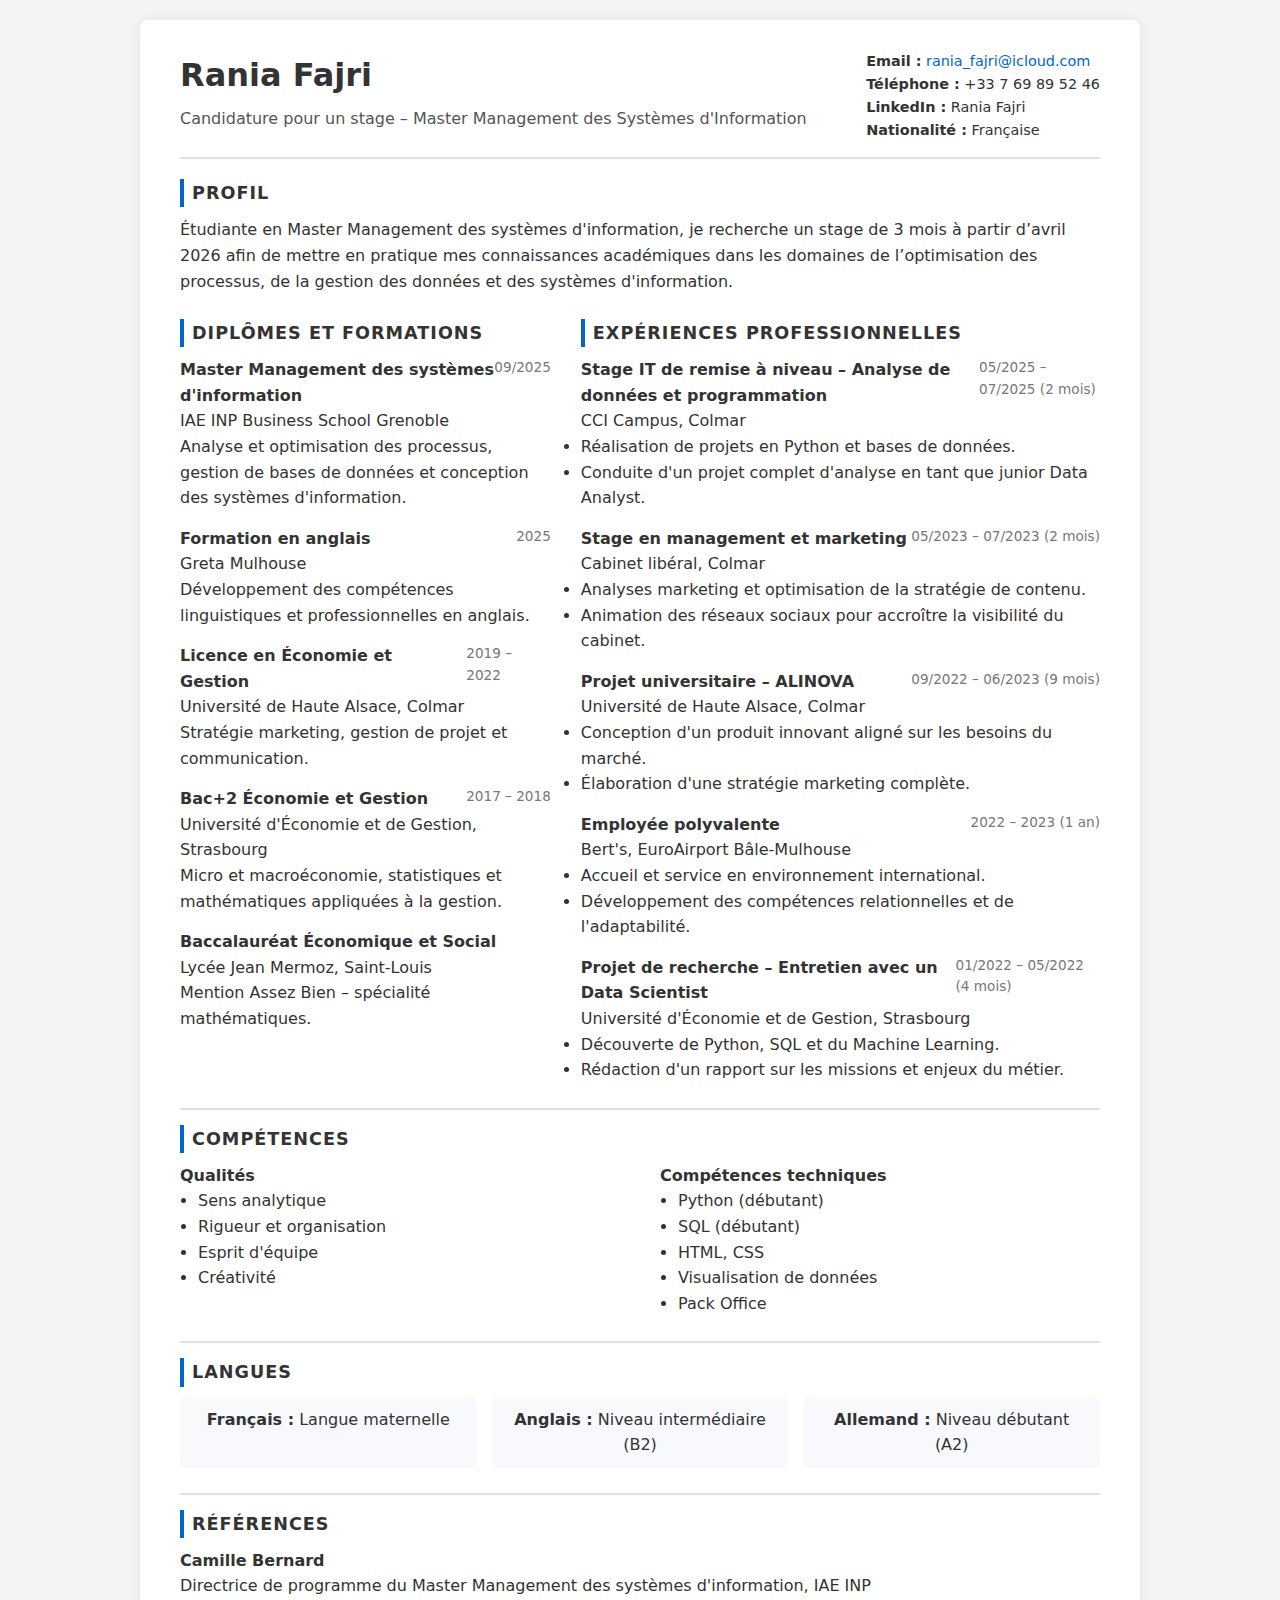
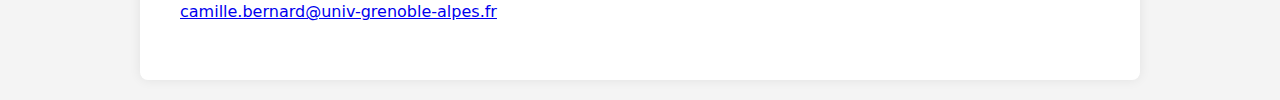
<file: cv-rania/index.html>
<!DOCTYPE html>
<html lang="fr">

<head>
    <meta charset="UTF-8">
    <meta name="viewport" content="width=device-width, initial-scale=1.0">
    <title>CV – Rania Fajri</title>
    <link rel="stylesheet" href="style/styles.css">
</head>

<body>
    <div class="cv-container">
        <header class="cv-header">
            <div>
                <h1>Rania Fajri</h1>
                <h2>Candidature pour un stage – Master Management des Systèmes d'Information</h2>
            </div>
            <div class="contact">
                <p><strong>Email :</strong> <a href="mailto:rania_fajri@icloud.com">rania_fajri@icloud.com</a></p>
                <p><strong>Téléphone :</strong> +33 7 69 89 52 46</p>
                <p><strong>LinkedIn :</strong> Rania Fajri</p>
                <p><strong>Nationalité :</strong> Française</p>
            </div>
        </header>

        <section class="cv-section">
            <h3>Profil</h3>
            <p>
                Étudiante en Master Management des systèmes d'information, je recherche un stage de 3 mois à partir
                d’avril 2026
                afin de mettre en pratique mes connaissances académiques dans les domaines de l’optimisation des
                processus,
                de la gestion des données et des systèmes d'information.
            </p>
        </section>

        <!-- Contenu principal à deux colonnes -->
        <div class="cv-grid">
            <!-- Colonne gauche -->
            <div class="cv-column">

                <section class="cv-section">
                    <h3>Diplômes et formations</h3>

                    <div class="item">
                        <div class="item-header">
                            <span class="item-title">Master Management des systèmes d'information</span>
                            <span class="item-date">09/2025</span>
                        </div>
                        <div class="item-subtitle">IAE INP Business School Grenoble</div>
                        <p>Analyse et optimisation des processus, gestion de bases de données et conception des systèmes
                            d'information.</p>
                    </div>

                    <div class="item">
                        <div class="item-header">
                            <span class="item-title">Formation en anglais</span>
                            <span class="item-date">2025</span>
                        </div>
                        <div class="item-subtitle">Greta Mulhouse</div>
                        <p>Développement des compétences linguistiques et professionnelles en anglais.</p>
                    </div>

                    <div class="item">
                        <div class="item-header">
                            <span class="item-title">Licence en Économie et Gestion</span>
                            <span class="item-date">2019 – 2022</span>
                        </div>
                        <div class="item-subtitle">Université de Haute Alsace, Colmar</div>
                        <p>Stratégie marketing, gestion de projet et communication.</p>
                    </div>

                    <div class="item">
                        <div class="item-header">
                            <span class="item-title">Bac+2 Économie et Gestion</span>
                            <span class="item-date">2017 – 2018</span>
                        </div>
                        <div class="item-subtitle">Université d'Économie et de Gestion, Strasbourg</div>
                        <p>Micro et macroéconomie, statistiques et mathématiques appliquées à la gestion.</p>
                    </div>

                    <div class="item">
                        <div class="item-header">
                            <span class="item-title">Baccalauréat Économique et Social</span>
                        </div>
                        <div class="item-subtitle">Lycée Jean Mermoz, Saint-Louis</div>
                        <p>Mention Assez Bien – spécialité mathématiques.</p>
                    </div>
                </section>

            </div>

            <!-- Colonne droite -->
            <div class="cv-column">

                <section class="cv-section">
                    <h3>Expériences professionnelles</h3>

                    <div class="item">
                        <div class="item-header">
                            <span class="item-title">Stage IT de remise à niveau – Analyse de données et
                                programmation</span>
                            <span class="item-date">05/2025 – 07/2025 (2 mois)</span>
                        </div>
                        <div class="item-subtitle">CCI Campus, Colmar</div>
                        <ul>
                            <li>Réalisation de projets en Python et bases de données.</li>
                            <li>Conduite d'un projet complet d'analyse en tant que junior Data Analyst.</li>
                        </ul>
                    </div>

                    <div class="item">
                        <div class="item-header">
                            <span class="item-title">Stage en management et marketing</span>
                            <span class="item-date">05/2023 – 07/2023 (2 mois)</span>
                        </div>
                        <div class="item-subtitle">Cabinet libéral, Colmar</div>
                        <ul>
                            <li>Analyses marketing et optimisation de la stratégie de contenu.</li>
                            <li>Animation des réseaux sociaux pour accroître la visibilité du cabinet.</li>
                        </ul>
                    </div>

                    <div class="item">
                        <div class="item-header">
                            <span class="item-title">Projet universitaire – ALINOVA</span>
                            <span class="item-date">09/2022 – 06/2023 (9 mois)</span>
                        </div>
                        <div class="item-subtitle">Université de Haute Alsace, Colmar</div>
                        <ul>
                            <li>Conception d'un produit innovant aligné sur les besoins du marché.</li>
                            <li>Élaboration d'une stratégie marketing complète.</li>
                        </ul>
                    </div>

                    <div class="item">
                        <div class="item-header">
                            <span class="item-title">Employée polyvalente</span>
                            <span class="item-date">2022 – 2023 (1 an)</span>
                        </div>
                        <div class="item-subtitle">Bert's, EuroAirport Bâle-Mulhouse</div>
                        <ul>
                            <li>Accueil et service en environnement international.</li>
                            <li>Développement des compétences relationnelles et de l'adaptabilité.</li>
                        </ul>
                    </div>

                    <div class="item">
                        <div class="item-header">
                            <span class="item-title">Projet de recherche – Entretien avec un Data Scientist</span>
                            <span class="item-date">01/2022 – 05/2022 (4 mois)</span>
                        </div>
                        <div class="item-subtitle">Université d'Économie et de Gestion, Strasbourg</div>
                        <ul>
                            <li>Découverte de Python, SQL et du Machine Learning.</li>
                            <li>Rédaction d'un rapport sur les missions et enjeux du métier.</li>
                        </ul>
                    </div>
                </section>

            </div>
        </div>

        <!-- Bloc Compétences pleine largeur -->
        <section class="cv-section cv-competences">
            <h3>Compétences</h3>
            <div class="competences-grid">
                <div class="competence-col">
                    <h4>Qualités</h4>
                    <ul>
                        <li>Sens analytique</li>
                        <li>Rigueur et organisation</li>
                        <li>Esprit d'équipe</li>
                        <li>Créativité</li>
                    </ul>
                </div>
                <div class="competence-col">
                    <h4>Compétences techniques</h4>
                    <ul>
                        <li>Python (débutant)</li>
                        <li>SQL (débutant)</li>
                        <li>HTML, CSS</li>
                        <li>Visualisation de données</li>
                        <li>Pack Office</li>
                    </ul>
                </div>
            </div>
        </section>

        <!-- Section Langues -->
        <section class="cv-section cv-languages">
            <h3>Langues</h3>
            <div class="languages-list">
                <div><strong>Français :</strong> Langue maternelle</div>
                <div><strong>Anglais :</strong> Niveau intermédiaire (B2)</div>
                <div><strong>Allemand :</strong> Niveau débutant (A2)</div>
            </div>
        </section>

        <!-- Références -->
        <section class="cv-section cv-references">
            <h3>Références</h3>
            <p>
                <strong>Camille Bernard</strong><br>
                Directrice de programme du Master Management des systèmes d'information, IAE INP<br>
                <a href="mailto:camille.bernard@univ-grenoble-alpes.fr">
                    camille.bernard@univ-grenoble-alpes.fr
                </a>
            </p>
        </section>
    </div>
</body>

</html>
</file>
<file: cv-rania/style/styles.css>
/* Global */
* {
    box-sizing: border-box;
    margin: 0;
    padding: 0;
}

body {
    font-family: system-ui, -apple-system, BlinkMacSystemFont, "Segoe UI", sans-serif;
    background-color: #f4f4f4;
    color: #333;
    line-height: 1.6;
    padding: 20px;
}

/* Conteneur principal */
.cv-container {
    max-width: 1000px;
    margin: 0 auto;
    background-color: #ffffff;
    padding: 30px 40px;
    box-shadow: 0 0 12px rgba(0, 0, 0, 0.08);
    border-radius: 8px;
}

/* En-tête */
.cv-header {
    display: flex;
    justify-content: space-between;
    gap: 20px;
    border-bottom: 2px solid #e0e0e0;
    padding-bottom: 15px;
    margin-bottom: 20px;
}

.cv-header h1 {
    font-size: 2rem;
    margin-bottom: 5px;
}

.cv-header h2 {
    font-size: 1rem;
    font-weight: 500;
    color: #555;
}

.contact p {
    font-size: 0.9rem;
}

.contact a {
    color: #0066cc;
    text-decoration: none;
}

/* Sections */
.cv-section {
    margin-bottom: 25px;
}

.cv-section h3 {
    font-size: 1.1rem;
    text-transform: uppercase;
    letter-spacing: 1px;
    border-left: 4px solid #0066cc;
    padding-left: 8px;
    margin-bottom: 10px;
}

/* Grille principale */
.cv-grid {
    display: grid;
    grid-template-columns: 1fr 1.4fr;
    gap: 30px;
    margin-top: 10px;
}

/* Items */
.item {
    margin-bottom: 15px;
}

.item-header {
    display: flex;
    justify-content: space-between;
}

.item-title {
    font-weight: 600;
}

.item-date {
    font-size: 0.85rem;
    color: #777;
}

/* Bloc compétences pleine largeur */
.cv-competences {
    border-top: 2px solid #e0e0e0;
    padding-top: 15px;
}

.competences-grid {
    display: grid;
    grid-template-columns: 1fr 1fr;
    gap: 40px;
    margin-top: 10px;
}

.competence-col ul {
    margin-left: 18px;
}

/* Langues */
.cv-languages {
    border-top: 2px solid #e0e0e0;
    padding-top: 15px;
}

.languages-list {
    display: flex;
    justify-content: space-around;
    flex-wrap: wrap;
    gap: 15px;
    margin-top: 10px;
}

.languages-list div {
    background-color: #f7f9fc;
    padding: 10px 20px;
    border-radius: 6px;
    flex: 1;
    min-width: 200px;
    text-align: center;
}

/* Références */
.cv-references {
    border-top: 2px solid #e0e0e0;
    padding-top: 15px;
}
</file>
